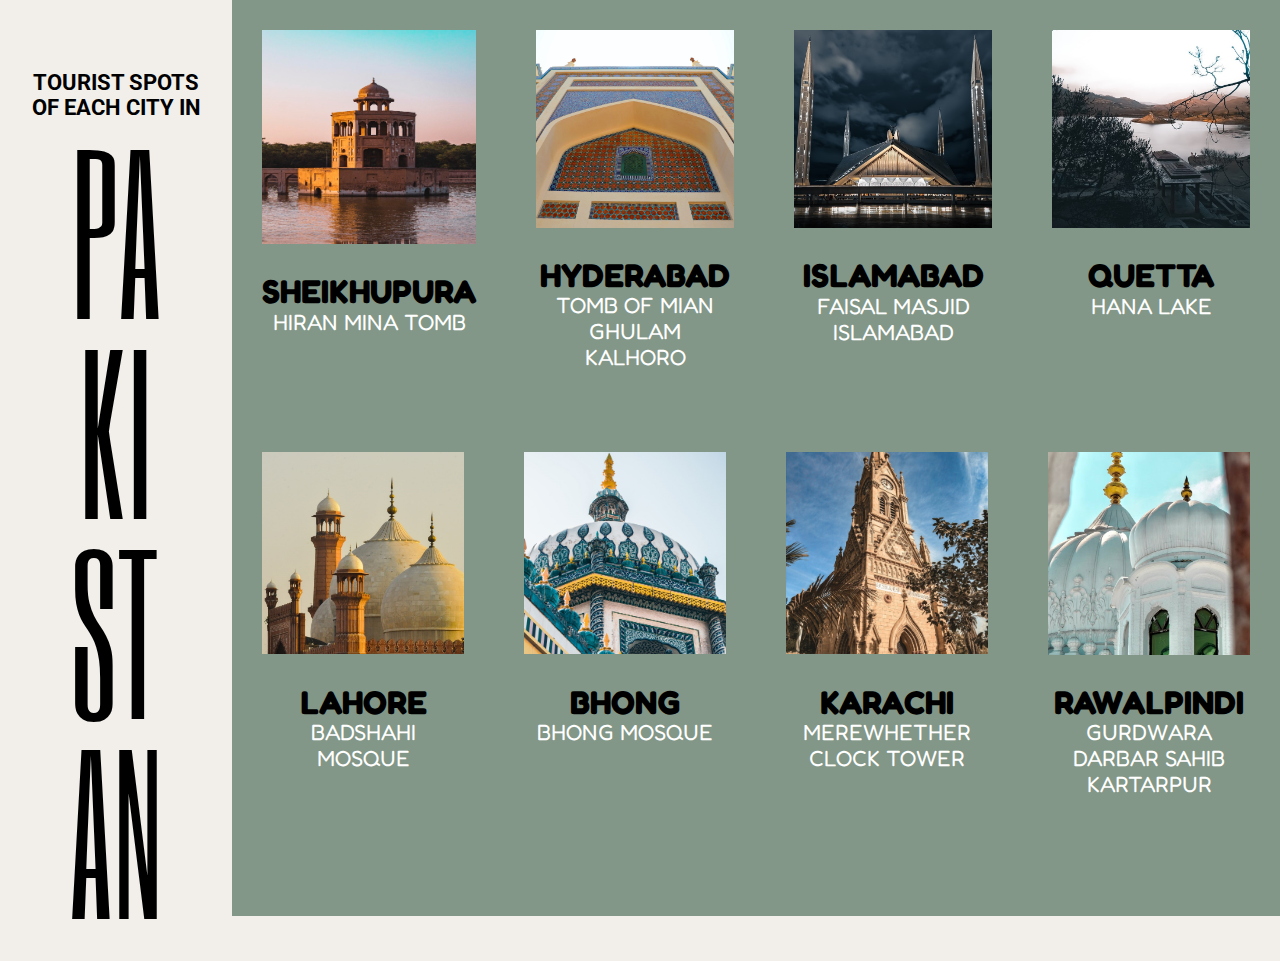
<file: M1/IT103-Mod1-Exam/index.html>
<html>
    <head>
        <link rel="stylesheet" href="app.css">
        <link href='https://fonts.googleapis.com/css?family=Roboto' rel='stylesheet'>
        <link href='https://fonts.googleapis.com/css?family=Six Caps' rel='stylesheet'>
        <link href='https://fonts.googleapis.com/css?family=Fredoka One' rel='stylesheet'>
    </head>
    <body>
        <div class="row">
            <div class="whiteBox">
                <p>
                    <div class="city">
                        <b>TOURIST SPOTS OF EACH CITY IN</b>
                    </div>
                    <div class="country">
                        PA<br>
                        KI<br>
                        ST<br>
                        AN
                    </div>
                </p>
            </div>
            <div class="greenBox">
                <div class="row">
                    <div class="column">
                        <img src="images/sheikhupura.jpg" class="image">
                        <h2>SHEIKHUPURA</h2>
                        <p>HIRAN MINA TOMB</p>
                    </div>

                    <div class="column">
                        <img src="images/hyderabad.jpg" class="image">
                        <h2>HYDERABAD</h2>
                        <p>TOMB OF MIAN GHULAM KALHORO</p>
                    </div>

                    <div class="column">
                        <img src="images/islamabad.jpg" class="image">
                        <h2>ISLAMABAD</h2>
                        <p>FAISAL MASJID ISLAMABAD</p>
                    </div>

                    <div class="column">
                        <img src="images/quetta.jpg" class="image">
                        <h2>QUETTA</h2>
                        <p>HANA LAKE</p>
                    </div>
                </div>
                <div class="row">
                    <div class="column">
                        <img src="images/lahore.jpg" class="image">
                        <h2>LAHORE</h2>
                        <p>BADSHAHI MOSQUE</p>
                    </div>

                    <div class="column">
                        <img src="images/bhong.jpg" class="image">
                        <h2>BHONG</h2>
                        <p>BHONG MOSQUE</p>
                    </div>

                    <div class="column">
                        <img src="images/karachi.jpg" class="image">
                        <h2>KARACHI</h2>
                        <p>MEREWHETHER CLOCK TOWER</p>
                    </div>

                    <div class="column">
                        <img src="images/rawalpindi.jpg" class="image">
                        <h2>RAWALPINDI</h2>
                        <p>GURDWARA DARBAR SAHIB KARTARPUR</p>
                    </div>
                </div>
            </div>
        </div>
    </body>
</html>
</file>
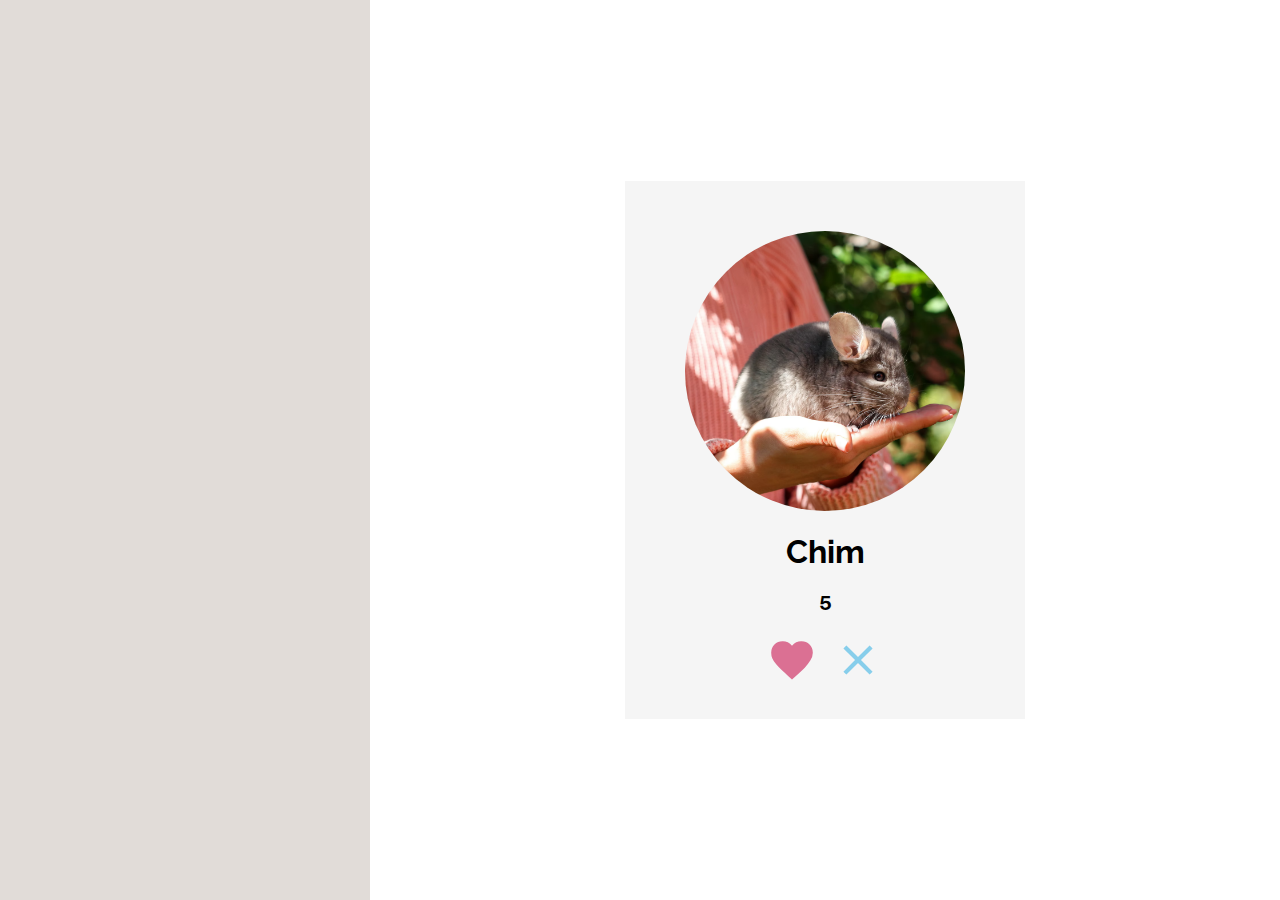
<file: M2/Online-Animal-Adoption/index.html>
<html>
    <head>
        <link rel="stylesheet" href="app.css">
        <link rel="stylesheet" href="https://fonts.googleapis.com/icon?family=Material+Icons">
        <link rel="stylesheet" href="https://fonts.googleapis.com/css?family=Be Vietnam Pro">
        <link rel="stylesheet" href="https://fonts.googleapis.com/css?family=Raleway">
    </head>
    <body>
        <center>
            <div class='row'>
                <div class='list'>
                    <ul id="animalList"></ul>
                </div>
                <div class='heartReject'>
                    <img id="animal" width="70%">
                    <h1 id="name"></h1>
                    <h3 id="age"></h3>
                    <button onclick="heart()"><i class="material-icons" style="color:palevioletred">favorite</i></button>
                    <button onclick="reject()"><i class="material-icons" style="color:skyblue">close</i></button>
                </div>
            </div>  
        </center>
        <script src="app.js"></script>
    </body>
</html>
</file>
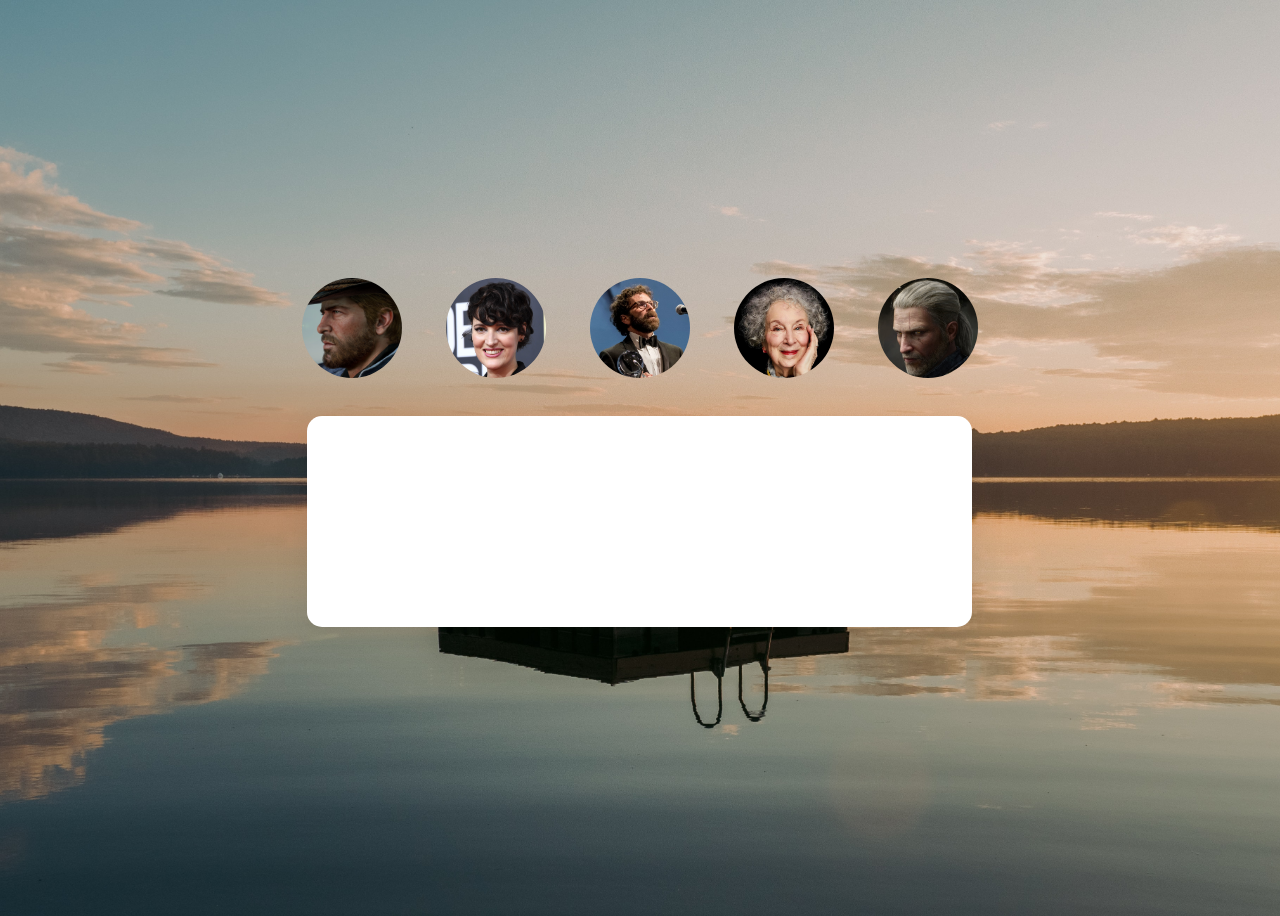
<file: M2/Quote-Generator/index.html>
<html>
  <head>
    <meta charset="UTF-8">
    <link rel="stylesheet" href="app.css">
    <title>Quote Generator</title>
  </head>
  <body>
      <div class="container">
        <div class="people">
          <button id="Arthur"class="buttonPerson"><img src="images/arthur.jpeg"></button>
          <button id="Phoebe"class="buttonPerson"><img src="images/phoebe.jpg"></button>
          <button id="Charlie"class="buttonPerson"><img src="images/charlie.jpg"></button>
          <button id="Margaret"class="buttonPerson"><img src="images/margaret.jpg"></button>
          <button id="Geralt"class="buttonPerson"><img src="images/geralt.jpg"></button>
        </div>
        <div class="personQuote">
          <p id="quote"></p>
          <img id="image">
          <h3 id="person"></h3>
        </div>
        <div class="people">
          <button id="getQuote" onclick="getQuote()" hidden="hidden">Get Quote</button>
        </div>
      </div>
    <script src ="app.js"></script>
  </body>
</html>
</file>
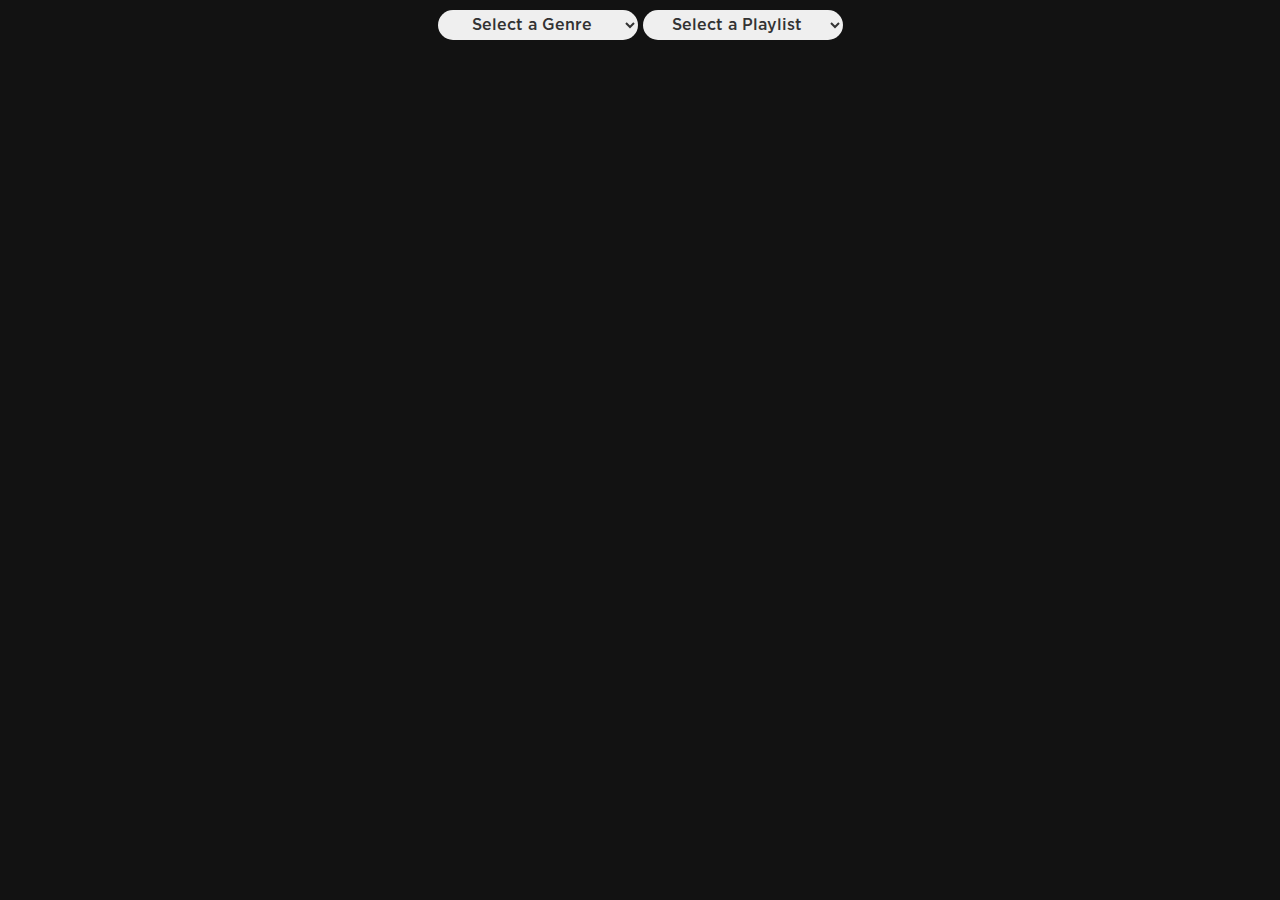
<file: M3/Spotify-API/index.html>
<html>
    <head>
        <title>Spotify API</title>
        <link rel="stylesheet" href="app.css">
        <link rel="stylesheet" href="https://maxcdn.bootstrapcdn.com/bootstrap/4.0.0/css/bootstrap.min.css" integrity="sha384-Gn5384xqQ1aoWXA+058RXPxPg6fy4IWvTNh0E263XmFcJlSAwiGgFAW/dAiS6JXm" crossorigin="anonymous">
    </head>
    <body>
        <input type="hidden" id="hidden_token">
        <center>
            <div>
                <select id="select_genre">
                    <option>Select a Genre</option>                    
                </select>
                <select id="select_playlist">
                    <option>Select a Playlist</option>                    
                </select>
            </div>
            <div>
                <button type="submit" id="btn_submit" hidden="true">Get Songs</button>
            </div>
            <div>
                <div id="song-detail"></div>
                <div class="song-list"><div>
            </div>
        </center>
        <script src="app.js"></script>
    </body>
</html>
</file>
<file: M1/IT103-Mod1-Exam/app.css>
html, body {
    margin: 0;
    padding: 0;
    background-color: #f2efeb;
}
body {
    overflow: auto;
    vertical-align: middle;
    text-align: center;
    min-height: 100%
}
p {
    color: white;
    margin-top: -30px;
}

/* WHITE BOX OF FLAG */
.whiteBox {
    float: left;
    background-color: #f2efeb;
    margin-left: 30px;
    margin-right: 30px;
    min-height: 100%;
    width: 800px;
}
.city {
    margin-top: 100px;
    font-family: 'Roboto';
    font-size: 22px;
}
.country {
    margin-top: 10px;
    font-family: 'Six Caps';
    font-size: 200px;
    line-height: 100%;
}
.row {
    display: flex;
}

/* GREEN BOX OF FLAG */
.greenBox {
    float: right;
    background-color: #839788;
    font-family: 'Fredoka One';
    font-size: 22px;
    min-height: 100%;
}
.image {
    width: 100%;
}
.column {
    flex: 33.33%;
    padding: 30px;
}
</file>
<file: M2/Online-Animal-Adoption/app.css>
html, body {
    margin: 0;
    padding: 0;
}
body {
    background-position: center;
    background-repeat: no-repeat;
    background-size: cover;
    background-image: url("https://images.unsplash.com/photo-1446483050676-bd2fdf3ac2d6?ixlib=rb-1.2.1&ixid=MnwxMjA3fDB8MHxwaG90by1wYWdlfHx8fGVufDB8fHx8&auto=format&fit=crop&w=2070&q=80");
    background-position: 50% 50%;
}

ul {
	margin:0 auto;
	padding:0;
	list-style:none;
	width:500px;
}
li {margin:0 0 20px;}

.row {
    display: flex;
    min-height: 100%;
}
.row:after {
    content: "";
    display: table;
    clear: both;
}
.list {
    display: flex;
    width: 350px;
    background-color: #e1dcd8;
    float: left;
    padding: 20px 0 0 20px;
}
.box {
    display: flex;
    justify-content: center;
    align-items: center;
    height: 10%;
    border-color: none;
    background-color: whitesmoke;
    box-shadow: 0px 0px 5px 1px rgba(0,0,0,0.50);
    padding: 0 10px;
}
.heartReject {
    text-align: center;
    align-items: center;
    padding: 50px 0 30px 0;
    float: right;
    width: 400px;
    margin: auto;
    background-color: whitesmoke;
    background-position: center;
}

img {
    border-radius: 50%;
}
button {
    background-color: transparent;
    border: transparent;
    text-align: center;
}
button:hover {
    opacity: 0.7;
}
i {
    font-size: 50px !important;
}

h1, h5 {
    font-family: 'Raleway';
}
h3 {
    font-family: 'Be Vietnam Pro';
}
</file>
<file: M2/Quote-Generator/app.css>
@import url('https://fonts.googleapis.com/css?family=Outfit');
@import url('https://fonts.googleapis.com/css?family=Bitter');

body {
  background-position: center;
  background-repeat: no-repeat;
  background-size: cover;
  background-image: url("images/background.jpg");
  background-position: 50% 50%;
}

button {
  border: none;
  color: #fff;
  outline: none;
  font-size: 16px;
  cursor: pointer;
  padding: 13px 22px;
  border-radius: 30px;
  background: #EE6123;
}
button:hover {
	filter: brightness(60%);
}
.buttonPerson{
  background-color: transparent;
  background-repeat: no-repeat;
  border: none;
  cursor: pointer;
  overflow: hidden;
  outline: none;
}

img {
  height: 100px;
  border-radius: 50%;
}

p {
  font-size: 1.5rem;
  color: black;
  font-family: 'Outfit';
}

h3 {
  font-size: 2rem;
  color: black;
  font-family: 'Bitter';
  line-height: 0.2;
}

.container {
  display: flex;
  height: 100vh;
  margin: auto;
  align-items: center;
  justify-content: center;
  flex-direction: column;
  text-align: center;
}

.people {
  display: flex;
  flex-direction: row;
  padding: 25px 0;
}

.personQuote {
  width: 605px;
  background: #fff;
  border-radius: 15px;
  padding: 30px 30px 25px;
  box-shadow: 0 12px 35px rgba(0,0,0,0.1);
}

@media(max-width:1280px){
  .container{width: 95%;}
}
</file>
<file: M3/Spotify-API/app.css>
@import url("https://fonts.googleapis.com/css2?family=Poppins&display=swap");

@font-face {
  font-family: 'gothamMedium';
  src: url('./font/GothamMedium.otf');
}
html, body {
  background-color: #121212 !important;
  font-family: 'gothamMedium'!important;
  color: white !important;
}
div {
  padding-top: 10px;
}

select {
  border:none;
  border-radius:100px;
  width: 200px;
  height: 30px;
  font-family:'gothamMedium';
  text-align: center;
  color: #333;
}
option {
  color: #959caf;
}
button {
  border: none;
  border-radius: 100px !important;
  background-color: #1db954 !important;
  font-family:'gothamMedium';
  color: white;
  font-size: 20px;
  width: 200px;
  height: 50px;
}
.song-list {
  border: 50px;
  width: 400px;
}
</file>
